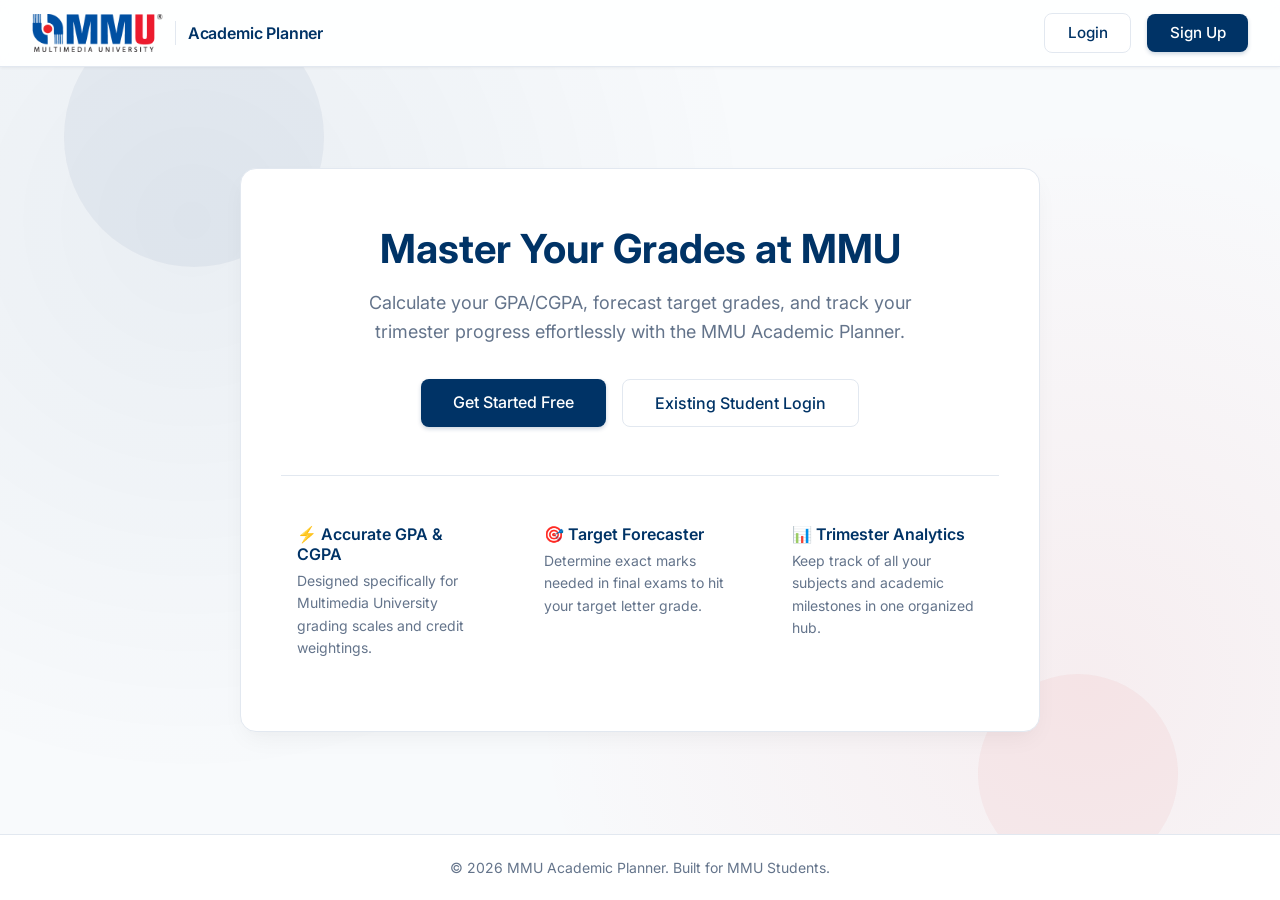
<file: html/index.html>
<!DOCTYPE html>
<html lang="en">
<head>
    <meta charset="UTF-8">
    <meta name="viewport" content="width=device-width, initial-scale=1.0">
    <link rel="icon" type="image/png" href="/html/logo-mmu2x.png">
    <title>MMU Academic Planner</title>
    <!-- Google Fonts -->
    <link href="https://fonts.googleapis.com/css2?family=Inter:wght@400;500;600;700&display=swap" rel="stylesheet">
    <style>
        :root {
            --primary: #003366; /* MMU Deep Blue */
            --primary-accent: #0056b3;
            --accent-red: #d9232a; /* MMU Red Accent */
            --bg-light: #f8fafc;
            --card-bg: #ffffff;
            --text-main: #1e293b;
            --text-muted: #64748b;
            --border-color: #e2e8f0;
        }

        * {
            margin: 0;
            padding: 0;
            box-sizing: border-box;
            font-family: 'Inter', sans-serif;
        }

        body {
            background-color: var(--bg-light);
            color: var(--text-main);
            min-height: 100vh;
            display: flex;
            flex-direction: column;
        }

        /* Navigation Bar */
        header {
            background-color: rgba(255,255,255,0.85);
            backdrop-filter: blur(8px);
            -webkit-backdrop-filter: blur(8px);
            border-bottom: 1px solid var(--border-color);
            padding: 0.8rem 2rem;
            display: flex;
            justify-content: space-between;
            align-items: center;
            box-shadow: 0 1px 3px rgba(0,0,0,0.05);
            position: sticky;
            top: 0;
            z-index: 10;
        }

        /* Logo Styling */
        .logo-container {
            display: flex;
            align-items: center;
            gap: 0.75rem;
            text-decoration: none;
        }

        .logo-img {
            height: 38px; /* Adjusted height to fit nicely in the header */
            width: auto;
            display: block;
        }

        .logo-divider {
            height: 24px;
            width: 1px;
            background-color: var(--border-color);
        }

        .logo-subtitle {
            font-size: 1rem;
            font-weight: 600;
            color: var(--primary);
            letter-spacing: -0.01em;
        }

        .nav-links {
            display: flex;
            gap: 1rem;
            align-items: center;
        }

        .btn {
            text-decoration: none;
            padding: 0.6rem 1.4rem;
            border-radius: 8px;
            font-weight: 500;
            font-size: 0.95rem;
            transition: all 0.2s ease-in-out;
            display: inline-block;
        }

        .btn-login {
            color: var(--primary);
            border: 1px solid var(--border-color);
            background-color: var(--card-bg);
        }

        .btn-login:hover {
            background-color: #f1f5f9;
            border-color: #cbd5e1;
        }

        .btn-signup {
            background-color: var(--primary);
            color: white;
            box-shadow: 0 2px 4px rgba(0, 51, 102, 0.2);
        }

        .btn-signup:hover {
            background-color: var(--primary-accent);
            transform: translateY(-1px);
        }

        /* Hero Section */
        main {
            flex: 1;
            display: flex;
            align-items: center;
            justify-content: center;
            padding: 3rem 1.5rem;
            position: relative;
            overflow: hidden;
            background: radial-gradient(circle at 15% 20%, rgba(0,51,102,0.06) 0%, transparent 45%),
                        radial-gradient(circle at 85% 80%, rgba(218,37,43,0.06) 0%, transparent 45%);
        }

        .hero-blob {
            position: absolute;
            border-radius: 50%;
            z-index: 0;
        }

        .hero-blob-1 { width: 260px; height: 260px; top: -60px; left: 5%; background: rgba(0,51,102,0.05); }
        .hero-blob-2 { width: 200px; height: 200px; bottom: -40px; right: 8%; background: rgba(218,37,43,0.05); }

        .hero-card {
            position: relative;
            z-index: 1;
        }

        .hero-card {
            background: var(--card-bg);
            max-width: 800px;
            width: 100%;
            padding: 3.5rem 2.5rem;
            border-radius: 16px;
            box-shadow: 0 10px 25px -5px rgba(0, 0, 0, 0.05), 0 8px 10px -6px rgba(0, 0, 0, 0.01);
            border: 1px solid var(--border-color);
            text-align: center;
        }

        .hero-card h1 {
            font-size: 2.5rem;
            font-weight: 700;
            color: var(--primary);
            margin-bottom: 1rem;
            line-height: 1.2;
        }

        .hero-card p {
            font-size: 1.125rem;
            color: var(--text-muted);
            margin-bottom: 2rem;
            max-width: 600px;
            margin-left: auto;
            margin-right: auto;
            line-height: 1.6;
        }

        .cta-group {
            display: flex;
            gap: 1rem;
            justify-content: center;
            margin-bottom: 3rem;
        }

        .cta-group .btn {
            padding: 0.8rem 2rem;
            font-size: 1rem;
        }

        /* Features Grid */
        .features-grid {
            display: grid;
            grid-template-columns: repeat(auto-fit, minmax(220px, 1fr));
            gap: 1.5rem;
            margin-top: 2.5rem;
            padding-top: 2rem;
            border-top: 1px solid var(--border-color);
            text-align: left;
        }

        .feature-item {
            padding: 1rem;
        }

        .feature-item h3 {
            font-size: 1rem;
            font-weight: 600;
            color: var(--primary);
            margin-bottom: 0.4rem;
        }

        .feature-item p {
            font-size: 0.875rem;
            color: var(--text-muted);
            margin-bottom: 0;
        }

        /* Footer */
        footer {
            text-align: center;
            padding: 1.5rem;
            font-size: 0.875rem;
            color: var(--text-muted);
            border-top: 1px solid var(--border-color);
            background-color: var(--card-bg);
        }
    </style>
</head>
<body>

    <!-- Header Navigation -->
    <header>
        <div class="logo-container">
            <img src="/html/logo-mmu2x.png" alt="Multimedia University Logo" class="logo-img">
            <div class="logo-divider"></div>
            <span class="logo-subtitle">Academic Planner</span>
        </div>
        <nav class="nav-links">
            <a href="/login" class="btn btn-login">Login</a>
            <a href="/signup" class="btn btn-signup">Sign Up</a>
        </nav>
    </header>

    <!-- Main Content -->
    <main>
        <div class="hero-blob hero-blob-1"></div>
        <div class="hero-blob hero-blob-2"></div>
        <div class="hero-card">
            <h1>Master Your Grades at MMU</h1>
            <p>Calculate your GPA/CGPA, forecast target grades, and track your trimester progress effortlessly with the MMU Academic Planner.</p>
            
            <div class="cta-group">
                <a href="/signup" class="btn btn-signup">Get Started Free</a>
                <a href="/login" class="btn btn-login">Existing Student Login</a>
            </div>

            <!-- Highlights -->
            <div class="features-grid">
                <div class="feature-item">
                    <h3>⚡ Accurate GPA & CGPA</h3>
                    <p>Designed specifically for Multimedia University grading scales and credit weightings.</p>
                </div>
                <div class="feature-item">
                    <h3>🎯 Target Forecaster</h3>
                    <p>Determine exact marks needed in final exams to hit your target letter grade.</p>
                </div>
                <div class="feature-item">
                    <h3>📊 Trimester Analytics</h3>
                    <p>Keep track of all your subjects and academic milestones in one organized hub.</p>
                </div>
            </div>
        </div>
    </main>

    <!-- Footer -->
    <footer>
        &copy; 2026 MMU Academic Planner. Built for MMU Students.
    </footer>

</body>
</html>
</file>
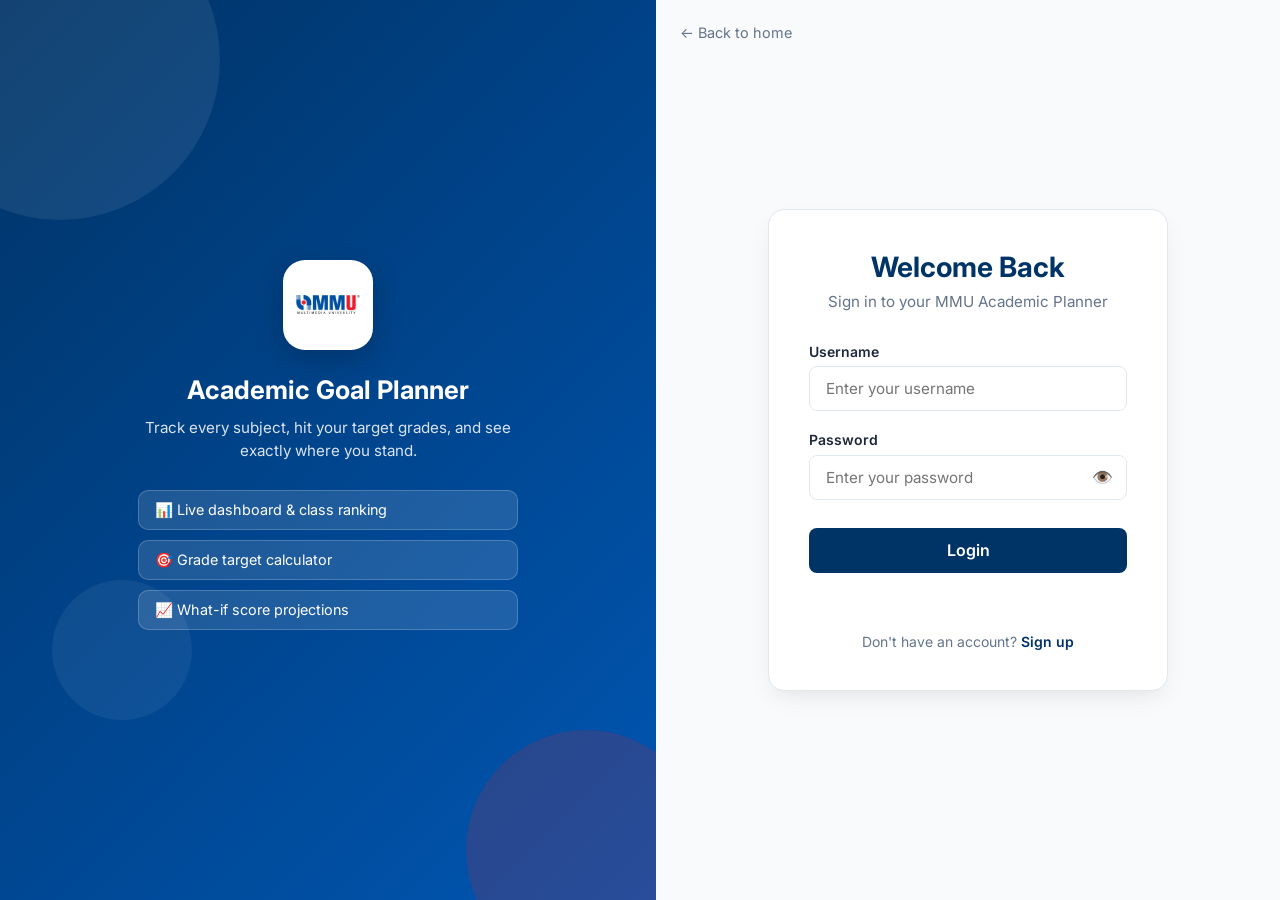
<file: html/login.html>
<!DOCTYPE html>
<html lang="en">
<head>
    <meta charset="UTF-8">
    <meta name="viewport" content="width=device-width, initial-scale=1.0">
    <link rel="icon" type="image/png" href="/html/logo-mmu2x.png">
    <link rel="icon" type="image/png" href="/html/logo-mmu2x.png">
    <title>Login - MMU Academic Planner</title>
    <link href="https://fonts.googleapis.com/css2?family=Inter:wght@400;500;600;700&display=swap" rel="stylesheet">
    <style>
        :root {
            --primary: #003366;
            --primary-accent: #0056b3;
            --accent-red: #da252b;
            --bg-light: #f8fafc;
            --card-bg: #ffffff;
            --text-main: #1e293b;
            --text-muted: #64748b;
            --border-color: #e2e8f0;
            --error-red: #ef4444;
        }

        * {
            margin: 0;
            padding: 0;
            box-sizing: border-box;
            font-family: 'Inter', sans-serif;
        }

        body {
            min-height: 100vh;
            color: var(--text-main);
        }

        .auth-page {
            display: flex;
            min-height: 100vh;
        }

        /* Left: decorative branded panel */
        .auth-visual {
            flex: 1;
            background: linear-gradient(135deg, var(--primary) 0%, var(--primary-accent) 100%);
            color: white;
            display: flex;
            align-items: center;
            justify-content: center;
            padding: 3rem;
            position: relative;
            overflow: hidden;
        }

        .auth-blob {
            position: absolute;
            border-radius: 50%;
        }

        .blob-1 { width: 320px; height: 320px; top: -100px; left: -100px; background: rgba(255,255,255,0.08); }
        .blob-2 { width: 240px; height: 240px; bottom: -70px; right: -50px; background: rgba(218,37,43,0.18); }
        .blob-3 { width: 140px; height: 140px; bottom: 20%; left: 8%; background: rgba(255,255,255,0.06); }

        .auth-visual-content {
            position: relative;
            z-index: 1;
            max-width: 380px;
            text-align: center;
        }

        .auth-logo-badge {
            background: white;
            width: 90px;
            height: 90px;
            border-radius: 22px;
            display: flex;
            align-items: center;
            justify-content: center;
            margin: 0 auto 1.5rem auto;
            box-shadow: 0 10px 30px rgba(0,0,0,0.2);
        }

        .auth-logo-badge img {
            width: 64px;
        }

        .auth-visual-content h2 {
            font-size: 1.6rem;
            margin-bottom: 0.75rem;
        }

        .auth-visual-content > p {
            font-size: 0.95rem;
            opacity: 0.85;
            margin-bottom: 1.75rem;
            line-height: 1.5;
        }

        .feature-chip {
            background: rgba(255,255,255,0.12);
            border: 1px solid rgba(255,255,255,0.2);
            border-radius: 10px;
            padding: 10px 16px;
            margin-bottom: 10px;
            font-size: 0.9rem;
            text-align: left;
        }

        /* Right: the form */
        .auth-form-panel {
            flex: 1;
            display: flex;
            flex-direction: column;
            align-items: center;
            justify-content: center;
            padding: 2rem;
            position: relative;
            background: var(--bg-light);
        }

        .back-link {
            position: absolute;
            top: 1.5rem;
            left: 1.5rem;
            color: var(--text-muted);
            text-decoration: none;
            font-size: 0.9rem;
        }

        .back-link:hover { color: var(--primary); }

        .login-card {
            background: var(--card-bg);
            max-width: 400px;
            width: 100%;
            padding: 2.5rem;
            border-radius: 16px;
            box-shadow: 0 10px 25px -5px rgba(0, 0, 0, 0.08), 0 8px 10px -6px rgba(0, 0, 0, 0.02);
            border: 1px solid var(--border-color);
            animation: cardIn 0.4s ease both;
        }

        @keyframes cardIn {
            from { opacity: 0; transform: translateY(12px); }
            to   { opacity: 1; transform: translateY(0); }
        }

        .login-header {
            text-align: center;
            margin-bottom: 2rem;
        }

        .login-header h1 {
            font-size: 1.75rem;
            font-weight: 700;
            color: var(--primary);
            margin-bottom: 0.5rem;
        }

        .login-header p {
            font-size: 0.95rem;
            color: var(--text-muted);
        }

        .form-group {
            margin-bottom: 1.25rem;
            display: flex;
            flex-direction: column;
            gap: 0.4rem;
        }

        .form-group label {
            font-size: 0.875rem;
            font-weight: 600;
        }

        .form-group input[type="text"],
        .form-group input[type="password"] {
            width: 100%;
            padding: 0.75rem 1rem;
            border: 1px solid var(--border-color);
            border-radius: 8px;
            font-size: 0.95rem;
            color: var(--text-main);
            background-color: #fff;
            transition: all 0.2s ease-in-out;
            outline: none;
        }

        .form-group input:focus {
            border-color: var(--primary);
            box-shadow: 0 0 0 3px rgba(0, 51, 102, 0.1);
        }

        .password-wrapper {
            position: relative;
        }

        .password-wrapper input {
            padding-right: 2.6rem !important;
        }

        .toggle-password {
            position: absolute;
            right: 6px;
            top: 50%;
            transform: translateY(-50%);
            background: none;
            border: none;
            cursor: pointer;
            font-size: 1.05rem;
            padding: 4px 8px;
        }

        .btn-submit {
            width: 100%;
            padding: 0.8rem;
            margin-top: 0.5rem;
            background-color: var(--primary);
            color: white;
            font-size: 1rem;
            font-weight: 600;
            border: none;
            border-radius: 8px;
            cursor: pointer;
            transition: all 0.2s ease-in-out;
        }

        .btn-submit:hover {
            background-color: var(--primary-accent);
            transform: translateY(-1px);
        }

        .error {
            margin-top: 1rem;
            font-size: 0.875rem;
            color: var(--error-red);
            text-align: center;
            min-height: 1.25rem;
        }

        .form-footer {
            margin-top: 1.5rem;
            text-align: center;
            font-size: 0.875rem;
            color: var(--text-muted);
        }

        .form-footer a {
            color: var(--primary);
            font-weight: 600;
            text-decoration: none;
        }

        .form-footer a:hover {
            text-decoration: underline;
        }

        @media (max-width: 800px) {
            .auth-page { flex-direction: column; }
            .auth-visual { min-height: 220px; padding: 2rem 1.5rem; }
            .feature-chip { display: none; }
        }
    </style>
</head>
<body>

    <div class="auth-page">
        <div class="auth-visual">
            <div class="auth-blob blob-1"></div>
            <div class="auth-blob blob-2"></div>
            <div class="auth-blob blob-3"></div>
            <div class="auth-visual-content">
                <div class="auth-logo-badge">
                    <img src="/html/logo-mmu2x.png" alt="Multimedia University Logo">
                </div>
                <h2>Academic Goal Planner</h2>
                <p>Track every subject, hit your target grades, and see exactly where you stand.</p>
                <div class="feature-chip">📊 Live dashboard &amp; class ranking</div>
                <div class="feature-chip">🎯 Grade target calculator</div>
                <div class="feature-chip">📈 What-if score projections</div>
            </div>
        </div>

        <div class="auth-form-panel">
            <a href="/" class="back-link">← Back to home</a>
            <div class="login-card">
                <div class="login-header">
                    <h1>Welcome Back</h1>
                    <p>Sign in to your MMU Academic Planner</p>
                </div>

                <form id="login-form">
                    <div class="form-group">
                        <label for="username">Username</label>
                        <input type="text" id="username" name="username" placeholder="Enter your username" required>
                    </div>

                    <div class="form-group">
                        <label for="password">Password</label>
                        <div class="password-wrapper">
                            <input type="password" id="password" name="password" placeholder="Enter your password" required>
                            <button type="button" class="toggle-password" id="toggle-password">👁️</button>
                        </div>
                    </div>

                    <input type="submit" value="Login" class="btn-submit">
                    <p id="error" class="error"></p>
                </form>

                <div class="form-footer">
                    Don't have an account? <a href="/signup">Sign up</a>
                </div>
            </div>
        </div>
    </div>

    <script src="/html/js/api.js"></script>
    <script>
        document.getElementById("toggle-password").addEventListener("click", () => {
            const input = document.getElementById("password");
            input.type = input.type === "password" ? "text" : "password";
        });

        document.getElementById("login-form").addEventListener("submit", async (event) => {
            event.preventDefault();
            const username = document.getElementById("username").value;
            const password = document.getElementById("password").value;
            const errorEl = document.getElementById("error");

            try {
                await apiPost("/api/login", { username, password });
                window.location.href = "/subjects";
            } catch (err) {
                errorEl.innerText = "Login failed. Please check your credentials.";
            }
        });
    </script>
</body>
</html>
</file>
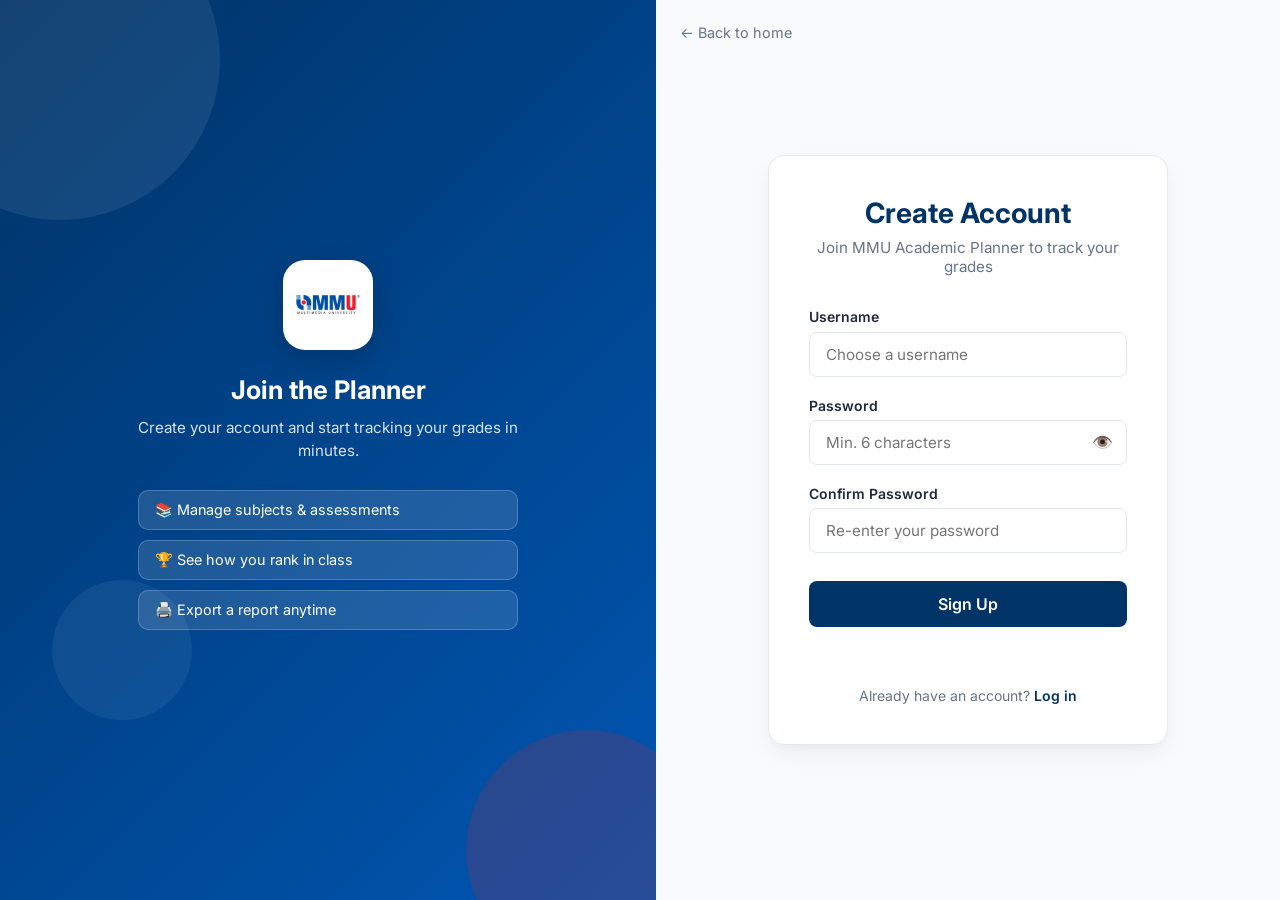
<file: html/signup.html>
<!DOCTYPE html>
<html lang="en">
<head>
    <meta charset="UTF-8">
    <meta name="viewport" content="width=device-width, initial-scale=1.0">
    <link rel="icon" type="image/png" href="/html/logo-mmu2x.png">
    <link rel="icon" type="image/png" href="/html/logo-mmu2x.png">
    <title>Sign Up - MMU Academic Planner</title>
    <link href="https://fonts.googleapis.com/css2?family=Inter:wght@400;500;600;700&display=swap" rel="stylesheet">
    <style>
        :root {
            --primary: #003366;
            --primary-accent: #0056b3;
            --accent-red: #da252b;
            --bg-light: #f8fafc;
            --card-bg: #ffffff;
            --text-main: #1e293b;
            --text-muted: #64748b;
            --border-color: #e2e8f0;
            --error-red: #ef4444;
        }

        * {
            margin: 0;
            padding: 0;
            box-sizing: border-box;
            font-family: 'Inter', sans-serif;
        }

        body {
            min-height: 100vh;
            color: var(--text-main);
        }

        .auth-page {
            display: flex;
            min-height: 100vh;
        }

        .auth-visual {
            flex: 1;
            background: linear-gradient(135deg, var(--primary) 0%, var(--primary-accent) 100%);
            color: white;
            display: flex;
            align-items: center;
            justify-content: center;
            padding: 3rem;
            position: relative;
            overflow: hidden;
        }

        .auth-blob {
            position: absolute;
            border-radius: 50%;
        }

        .blob-1 { width: 320px; height: 320px; top: -100px; left: -100px; background: rgba(255,255,255,0.08); }
        .blob-2 { width: 240px; height: 240px; bottom: -70px; right: -50px; background: rgba(218,37,43,0.18); }
        .blob-3 { width: 140px; height: 140px; bottom: 20%; left: 8%; background: rgba(255,255,255,0.06); }

        .auth-visual-content {
            position: relative;
            z-index: 1;
            max-width: 380px;
            text-align: center;
        }

        .auth-logo-badge {
            background: white;
            width: 90px;
            height: 90px;
            border-radius: 22px;
            display: flex;
            align-items: center;
            justify-content: center;
            margin: 0 auto 1.5rem auto;
            box-shadow: 0 10px 30px rgba(0,0,0,0.2);
        }

        .auth-logo-badge img {
            width: 64px;
        }

        .auth-visual-content h2 {
            font-size: 1.6rem;
            margin-bottom: 0.75rem;
        }

        .auth-visual-content > p {
            font-size: 0.95rem;
            opacity: 0.85;
            margin-bottom: 1.75rem;
            line-height: 1.5;
        }

        .feature-chip {
            background: rgba(255,255,255,0.12);
            border: 1px solid rgba(255,255,255,0.2);
            border-radius: 10px;
            padding: 10px 16px;
            margin-bottom: 10px;
            font-size: 0.9rem;
            text-align: left;
        }

        .auth-form-panel {
            flex: 1;
            display: flex;
            flex-direction: column;
            align-items: center;
            justify-content: center;
            padding: 2rem;
            position: relative;
            background: var(--bg-light);
        }

        .back-link {
            position: absolute;
            top: 1.5rem;
            left: 1.5rem;
            color: var(--text-muted);
            text-decoration: none;
            font-size: 0.9rem;
        }

        .back-link:hover { color: var(--primary); }

        .login-card {
            background: var(--card-bg);
            max-width: 400px;
            width: 100%;
            padding: 2.5rem;
            border-radius: 16px;
            box-shadow: 0 10px 25px -5px rgba(0, 0, 0, 0.08), 0 8px 10px -6px rgba(0, 0, 0, 0.02);
            border: 1px solid var(--border-color);
            animation: cardIn 0.4s ease both;
        }

        @keyframes cardIn {
            from { opacity: 0; transform: translateY(12px); }
            to   { opacity: 1; transform: translateY(0); }
        }

        .login-header {
            text-align: center;
            margin-bottom: 2rem;
        }

        .login-header h1 {
            font-size: 1.75rem;
            font-weight: 700;
            color: var(--primary);
            margin-bottom: 0.5rem;
        }

        .login-header p {
            font-size: 0.95rem;
            color: var(--text-muted);
        }

        .form-group {
            margin-bottom: 1.25rem;
            display: flex;
            flex-direction: column;
            gap: 0.4rem;
        }

        .form-group label {
            font-size: 0.875rem;
            font-weight: 600;
        }

        .form-group input[type="text"],
        .form-group input[type="password"] {
            width: 100%;
            padding: 0.75rem 1rem;
            border: 1px solid var(--border-color);
            border-radius: 8px;
            font-size: 0.95rem;
            color: var(--text-main);
            background-color: #fff;
            transition: all 0.2s ease-in-out;
            outline: none;
        }

        .form-group input:focus {
            border-color: var(--primary);
            box-shadow: 0 0 0 3px rgba(0, 51, 102, 0.1);
        }

        .password-wrapper {
            position: relative;
        }

        .password-wrapper input {
            padding-right: 2.6rem !important;
        }

        .toggle-password {
            position: absolute;
            right: 6px;
            top: 50%;
            transform: translateY(-50%);
            background: none;
            border: none;
            cursor: pointer;
            font-size: 1.05rem;
            padding: 4px 8px;
        }

        .btn-submit {
            width: 100%;
            padding: 0.8rem;
            margin-top: 0.5rem;
            background-color: var(--primary);
            color: white;
            font-size: 1rem;
            font-weight: 600;
            border: none;
            border-radius: 8px;
            cursor: pointer;
            transition: all 0.2s ease-in-out;
        }

        .btn-submit:hover {
            background-color: var(--primary-accent);
            transform: translateY(-1px);
        }

        .error {
            margin-top: 1rem;
            font-size: 0.875rem;
            color: var(--error-red);
            text-align: center;
            min-height: 1.25rem;
        }

        .form-footer {
            margin-top: 1.5rem;
            text-align: center;
            font-size: 0.875rem;
            color: var(--text-muted);
        }

        .form-footer a {
            color: var(--primary);
            font-weight: 600;
            text-decoration: none;
        }

        .form-footer a:hover {
            text-decoration: underline;
        }

        @media (max-width: 800px) {
            .auth-page { flex-direction: column; }
            .auth-visual { min-height: 220px; padding: 2rem 1.5rem; }
            .feature-chip { display: none; }
        }
    </style>
</head>
<body>

    <div class="auth-page">
        <div class="auth-visual">
            <div class="auth-blob blob-1"></div>
            <div class="auth-blob blob-2"></div>
            <div class="auth-blob blob-3"></div>
            <div class="auth-visual-content">
                <div class="auth-logo-badge">
                    <img src="/html/logo-mmu2x.png" alt="Multimedia University Logo">
                </div>
                <h2>Join the Planner</h2>
                <p>Create your account and start tracking your grades in minutes.</p>
                <div class="feature-chip">📚 Manage subjects &amp; assessments</div>
                <div class="feature-chip">🏆 See how you rank in class</div>
                <div class="feature-chip">🖨️ Export a report anytime</div>
            </div>
        </div>

        <div class="auth-form-panel">
            <a href="/" class="back-link">← Back to home</a>
            <div class="login-card">
                <div class="login-header">
                    <h1>Create Account</h1>
                    <p>Join MMU Academic Planner to track your grades</p>
                </div>

                <form id="signup-form">
                    <div class="form-group">
                        <label for="username">Username</label>
                        <input type="text" id="username" placeholder="Choose a username" required>
                    </div>

                    <div class="form-group">
                        <label for="password">Password</label>
                        <div class="password-wrapper">
                            <input type="password" id="password" placeholder="Min. 6 characters" required>
                            <button type="button" class="toggle-password" id="toggle-password">👁️</button>
                        </div>
                    </div>

                    <div class="form-group">
                        <label for="confirm">Confirm Password</label>
                        <input type="password" id="confirm" placeholder="Re-enter your password" required>
                    </div>

                    <button type="submit" class="btn-submit">Sign Up</button>
                    <p id="error" class="error"></p>
                </form>

                <div class="form-footer">
                    Already have an account? <a href="/login">Log in</a>
                </div>
            </div>
        </div>
    </div>

    <script src="/html/js/api.js"></script>
    <script>
        document.getElementById("toggle-password").addEventListener("click", () => {
            const input = document.getElementById("password");
            input.type = input.type === "password" ? "text" : "password";
        });

        document.getElementById("signup-form").addEventListener("submit", async (event) => {
            event.preventDefault();
            const username = document.getElementById("username").value;
            const password = document.getElementById("password").value;
            const confirm = document.getElementById("confirm").value;
            const errorEl = document.getElementById("error");

            if (password !== confirm) {
                errorEl.textContent = "Passwords do not match.";
                return;
            }

            try {
                await apiPost("/api/signup", { username, password });
                window.location.href = "/login";
            } catch (err) {
                errorEl.textContent = err.message;
            }
        });
    </script>
</body>
</html>
</file>
